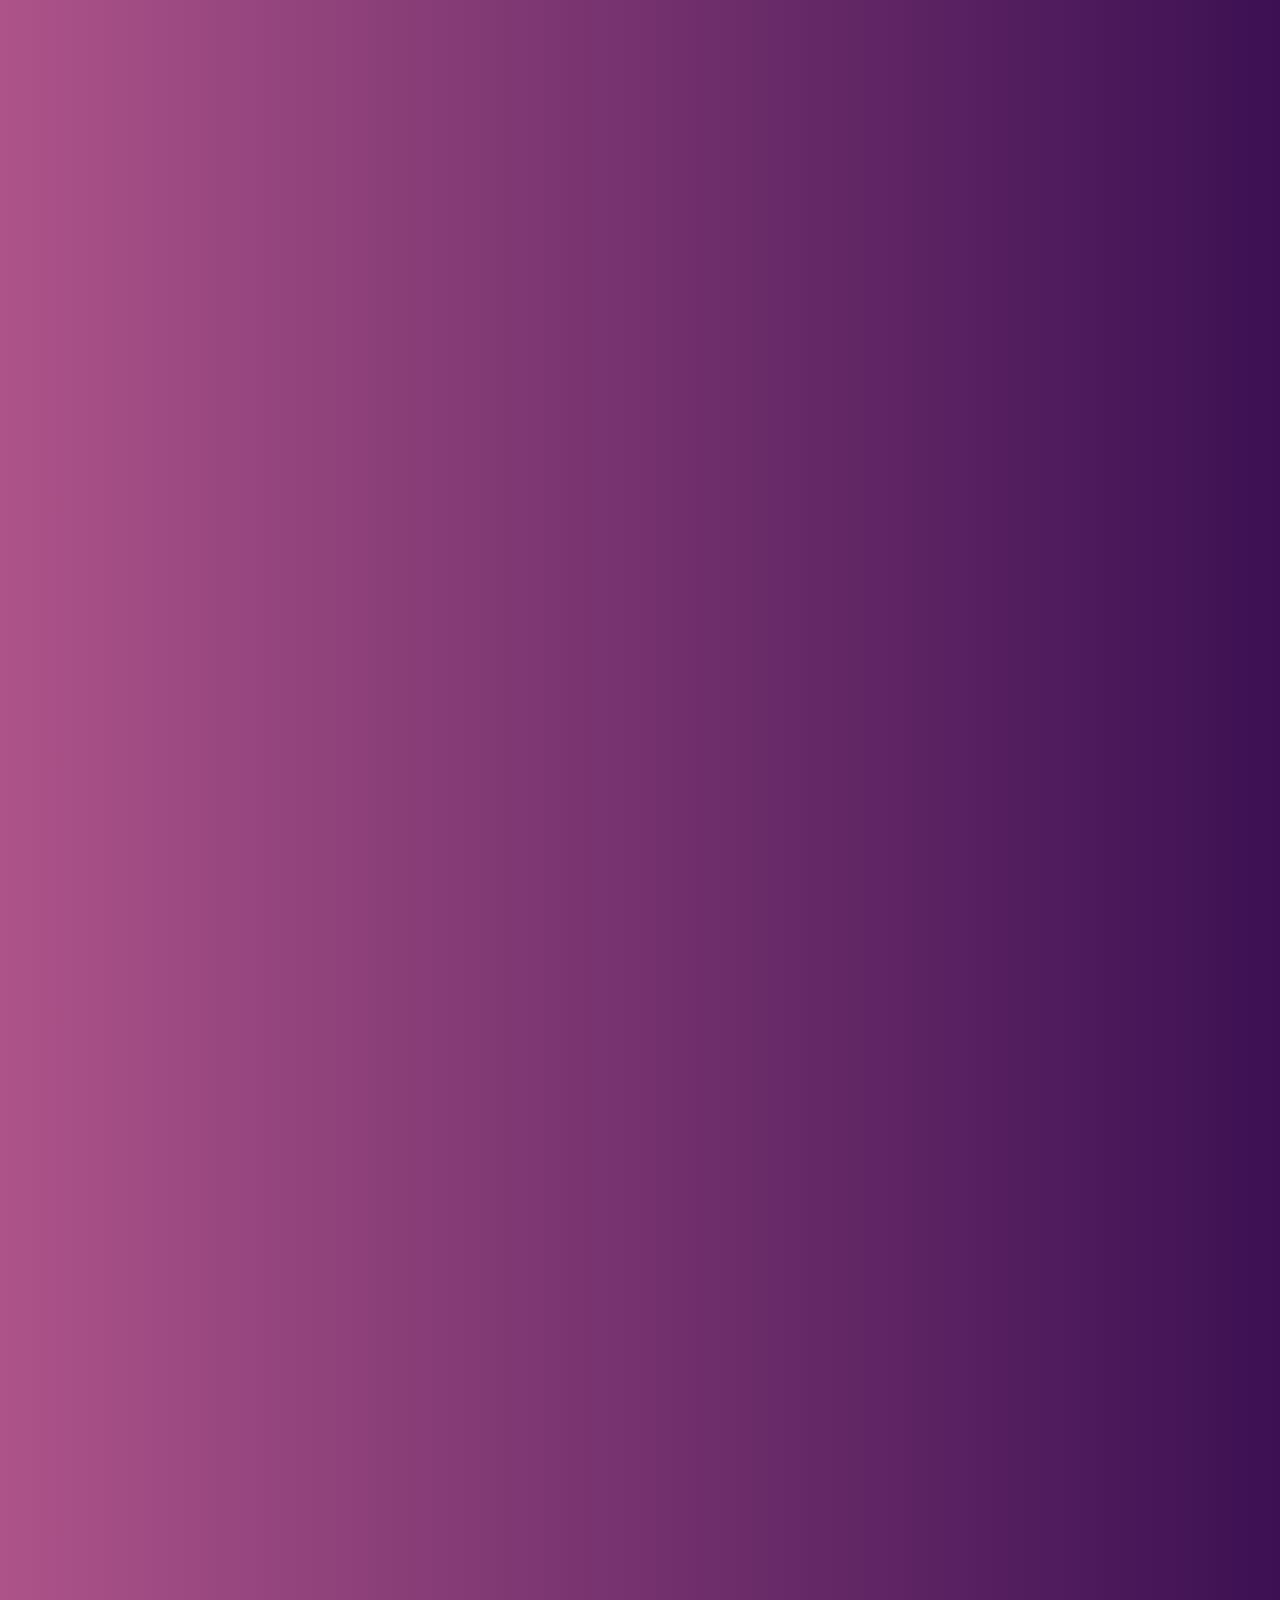
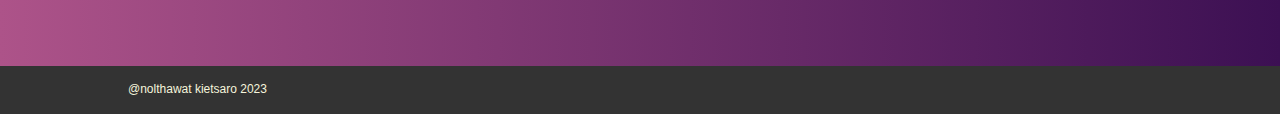
<file: index.html>
<!DOCTYPE html>
<html lang="en">
<head>
    <meta charset="UTF-8">
    <meta http-equiv="X-UA-Compatible" content="IE=edge">
    <meta name="viewport" content="width=device-width, initial-scale=1.0">
    <link rel="stylesheet" href="https://cdnjs.cloudflare.com/ajax/libs/font-awesome/4.7.0/css/font-awesome.min.css">
    <link rel="shortcut icon" type="image/x-icon" href="./icon/coffee-beans.png">
    <link rel="stylesheet" href="./index.css">
    <title>It's me</title>
</head>
<body>
    <head></head>
    <main class="background">
        <div class="container">
            <div class="head-topic">
            <h1 style="font-size: 5rem;">🥤</h1>
            <h1 style="font-size: 5rem;"> It's Me </h1>
            </div>

            
            <div class="topic">
                <h2 style="font-size: 2rem; margin-top: 2.5rem;">It's My Profile</h2>
            </div>
            
            <button id= "github" class="container btn-box" onclick="window.location.href='https://github.com/NolthawatKie'">
                <i class="fa fa-github fa-lg"></i> My GitHub
            </button>
            <button class="container btn-box" onclick="window.location.href='https://www.linkedin.com/in/nolthawat-kietsaro-905912193/'">
                <i class="fa fa-linkedin-square"></i> My Linkedin
            </button>
            <button class="container btn-box" onclick="window.location.href='https://medium.com/@nolthawatkong'">
                <i class="fa fa-medium"></i> My Medium
            </button>

            <div class="topic">
                <h2 style="font-size: 2rem; margin-top: 2.5rem;">It's My Blogs (Thai ver.)</h2>
            </div>

            <div class="container blog">
                <p class="blog-item">
                    <span class="blog-item-head"> 🎁(New!) OOP in Simply way </span>
                    หลักการของ OOP แบบเนื้อ ๆ เผื่อโดนถามตอนสัมภาษณ์งาน อาจจะงงกับรูป cover นะครับ แต่มันเกี่ยวกับหัวข้อวันนี้นะ 5555
                    และเรายังอยู่ในซีรีย์ย้ายสาย...
                    <button class="container btn-box" onclick="window.location.href='https://medium.com/@nolthawatkong/oop-%E0%B8%89%E0%B8%9A%E0%B8%B1%E0%B8%9A%E0%B8%99%E0%B8%B4%E0%B8%97%E0%B8%B2%E0%B8%99-%E0%B8%AA%E0%B8%B3%E0%B8%AB%E0%B8%A3%E0%B8%B1%E0%B8%9A%E0%B8%A1%E0%B8%B7%E0%B8%AD%E0%B9%83%E0%B8%AB%E0%B8%A1%E0%B9%88%E0%B8%AD%E0%B8%A2%E0%B9%88%E0%B8%B2%E0%B8%87%E0%B9%80%E0%B8%A3%E0%B8%B2-%E0%B9%86-%E0%B9%84%E0%B8%A7%E0%B9%89%E0%B9%80%E0%B8%9B%E0%B9%87%E0%B8%99%E0%B8%AD%E0%B8%B2%E0%B8%A7%E0%B8%B8%E0%B8%98%E0%B8%95%E0%B8%AD%E0%B8%99%E0%B8%AA%E0%B8%AD%E0%B8%9A%E0%B8%AA%E0%B8%B1%E0%B8%A1%E0%B8%A0%E0%B8%B2%E0%B8%A9%E0%B8%93%E0%B9%8C-c74861df3105'">Read more</button>
                </p>

                <p class="blog-item">
                    <span class="blog-item-head"> 🔥(Hot!) No `else` just only `if` </span>
                    เมื่อช่วงต้นปีที่ผ่านมา ผมได้มีโอกาสได้เรียนเขียนโปรแกรมเพิ่มเติม ส่วนตัวพอจะมีความรู้เกี่ยวกับการเขียน code อยู่พอสมควร
                    แต่ที่มาเรียนเพิ่มเติม ...
                    <button class="container btn-box" onclick="window.location.href='https://medium.com/@nolthawatkong/no-else-just-only-if-%E0%B9%83%E0%B8%8A%E0%B9%89%E0%B9%81%E0%B8%84%E0%B9%88-if-%E0%B8%81%E0%B9%87%E0%B9%80%E0%B8%9E%E0%B8%B5%E0%B8%A2%E0%B8%87%E0%B8%9E%E0%B8%AD%E0%B9%81%E0%B8%A5%E0%B9%89%E0%B8%A7-a5625a2570f6'">Read more</button>
                </p>

                <p class="blog-item">
                    <span class="blog-item-head"> Unit Testing EP2 </span>
                    ออกแบบ test case ที่ครอบคลุมยังไม่เพียงพอ ต้องเขียน test case ให้ถูกต้องตามเงื่อนไขของภาษานั้น ๆ ด้วยนะครับ
                    ในบทความที่แล้ว...
                    <button class="container btn-box" onclick="window.location.href='https://medium.com/@nolthawatkong/unit-testing-%E0%B8%AA%E0%B8%B3%E0%B8%AB%E0%B8%A3%E0%B8%B1%E0%B8%9A%E0%B8%84%E0%B8%99%E0%B9%80%E0%B8%9E%E0%B8%B4%E0%B9%88%E0%B8%87%E0%B9%80%E0%B8%A3%E0%B8%B4%E0%B9%88%E0%B8%A1%E0%B8%A2%E0%B9%89%E0%B8%B2%E0%B8%A2%E0%B8%AA%E0%B8%B2%E0%B8%A2%E0%B8%87%E0%B8%B2%E0%B8%99-ep-2-511edda6db2c'">Read more</button>
                </p>

                <p class="blog-item">
                    <span class="blog-item-head"> Unit Testing EP1 </span>
                    ก่อนทำงานจริงในสายงานนี้ อาจจะต้องฝึกซ้อมท่าที่จำเป็นเสียก่อน หนึ่งในนั้นคือ Unit Testing ครับ
                    เมื่อไม่กี่วันก่อนที่ผมจะเขียนบทความนี้...
                    <button class="container btn-box" onclick="window.location.href='https://medium.com/@nolthawatkong/unit-testing-%E0%B8%89%E0%B8%9A%E0%B8%B1%E0%B8%9A%E0%B8%84%E0%B8%99%E0%B9%80%E0%B8%9E%E0%B8%B4%E0%B9%88%E0%B8%87%E0%B8%A2%E0%B9%89%E0%B8%B2%E0%B8%A2%E0%B8%AA%E0%B8%B2%E0%B8%A2%E0%B8%87%E0%B8%B2%E0%B8%99-ep-1-2ce0e846469e'">Read more</button>
                </p>


                
            </div>
            <button class="container btn-box" onclick="window.location.href='https://medium.com/@nolthawatkong'">Go to Medium</button>
            <div class="topic">

            </div>

        
        </div>
    </main>
    <footer>
        <p>@nolthawat kietsaro 2023</p>
    </footer>
    <!-- <button onclick="window.location.href='https://nolthawatkie.github.io/koffee-game.html'">
        Koffee Game
    </button> -->

</body>
</html>
</file>
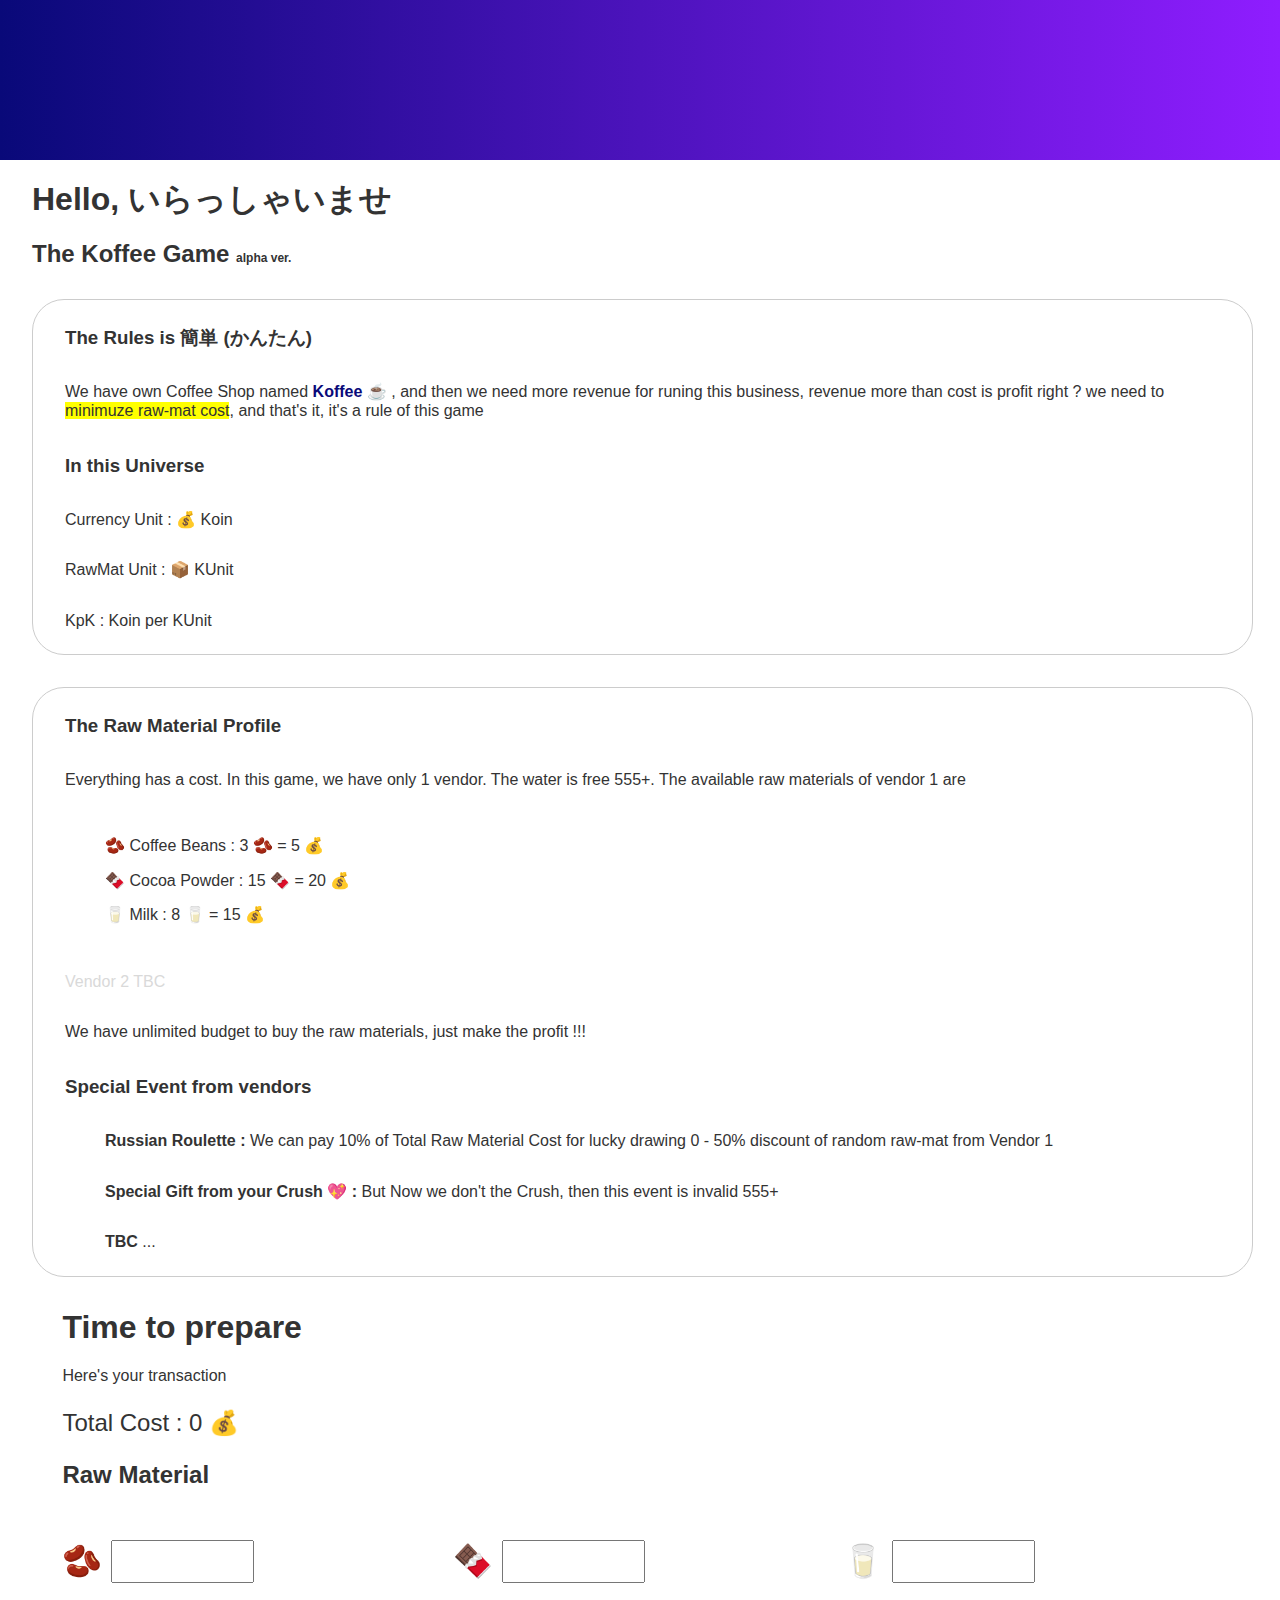
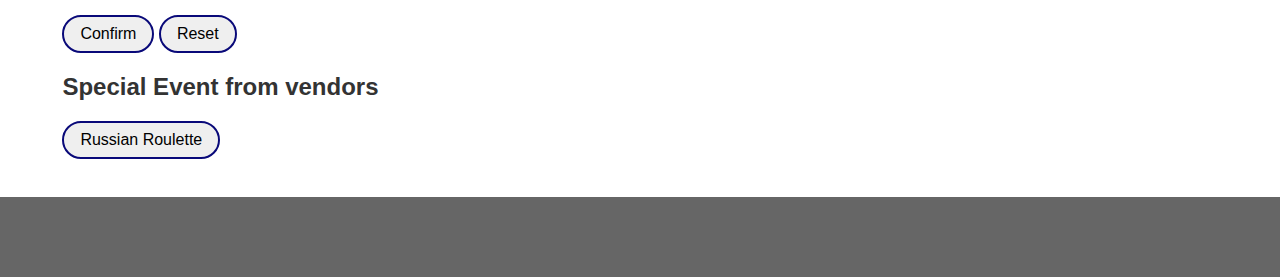
<file: koffee-game.html>
<!DOCTYPE html>
<html lang="en">
<head>
    <meta charset="UTF-8">
    <meta http-equiv="X-UA-Compatible" content="IE=edge">
    <meta name="viewport" content="width=device-width, initial-scale=1.0">
    <link rel="shortcut icon" type="image/x-icon" href="./icon/coffee-beans.png">
    <link rel="stylesheet" href="./normalize.css">
    <link rel="stylesheet" href="./main.css">
    <title>Koffee.game</title>
</head>
<body>
    <header></header>
    <main>
        <div class="container">
            <h1>Hello, いらっしゃいませ</h1>
            <h2>The Koffee Game <span style="font-size: .75rem;">alpha ver.</span></h2>
            <div class="container instruct-box">
                <h3>The Rules is 簡単 (かんたん)</h3>
                <p>
                    We have own Coffee Shop named <span style="color: rgb(9, 9, 121); font-weight: bolder;">Koffee</span> ☕ ,
                    and then we need more revenue for runing this business, revenue more than cost is profit right ?
                    we need to <span class="highlight">minimuze raw-mat cost</span>, and that's it, it's a rule of this game
                </p>

                <h3>In this Universe</h3>
                <p>Currency Unit :  💰 Koin</p>
                <p>RawMat Unit :    📦 KUnit</p>
                <p>KpK : Koin per KUnit</p>
            </div>

            <div class="container instruct-box">
                <h3>The Raw Material Profile</h3>

                <p>
                    Everything has a cost. In this game, we have only 1 vendor.
                    The water is free 555+. The available raw materials of vendor 1 are 
                </p>
                    <ol>
                        <p> 🫘  Coffee Beans  : <span id="bean-init">...</span> 🫘 = <span id="bean-init-koin">...</span> 💰 </p>
                        <p> 🍫  Cocoa Powder : <span id="cocoa-init">...</span> 🍫 = <span id="cocoa-init-koin">...</span> 💰</p>
                        <p>🥛  Milk : <span id="milk-init">...</span> 🥛 = <span id="milk-init-koin">...</span> 💰</p>
                    </ol>
                <p>
                    <span style="color: #d9d9d9;;">Vendor 2 TBC</span> <br>
                </p>
                <p>
                    We have unlimited budget to buy the raw materials, just make the profit !!!
                </p>

                <h3>Special Event from vendors</h3>
                <ol>
                    <span style="font-weight: bold;"> Russian Roulette : </span> We can pay 10% of Total Raw Material Cost for 
                    lucky drawing 0 - 50% discount of random raw-mat from Vendor 1 
                </ol>
                <ol>
                    <span style="font-weight: bold;"> Special Gift from your Crush 💖 : </span> But Now we don't the Crush, then this event is invalid 555+
                </ol>
                <ol>
                    <span style="font-weight: bold;"> TBC</span> ...
                </ol>
            </div>

            <div class="container">
                <h1>Time to prepare</h1>

                <p>Here's your transaction</p>
                <p id="tx-log"></p>
                <p id="total-result" style="font-size: 1.5rem;">Total Cost : 0 💰</p>

                <h2>Raw Material</h2>
                <div class="purchase-area">
                    <p>🫘 <input type="text" id="bean-prepare" size="5"> </p>
                    <p>🍫 <input type="text" id="cocoa-prepare" size="5"> </p> 
                    <p>🥛 <input type="text" id="milk-prepare" size="5"> </p>
                </div>
                <button onclick="calRawMat()" class="btn">Confirm</button>
                <button onclick="resetRawMat()" class="btn">Reset</button>
                
                <br>
                <h2>Special Event from vendors</h2>
                <button class="btn" onclick="getRoulette()" >Russian Roulette</button> 

            </div>
           
            

            
        </div>
    </main>
    <footer></footer>
    <script src="./koffeemain.js"></script>
</body>
</html>
</file>
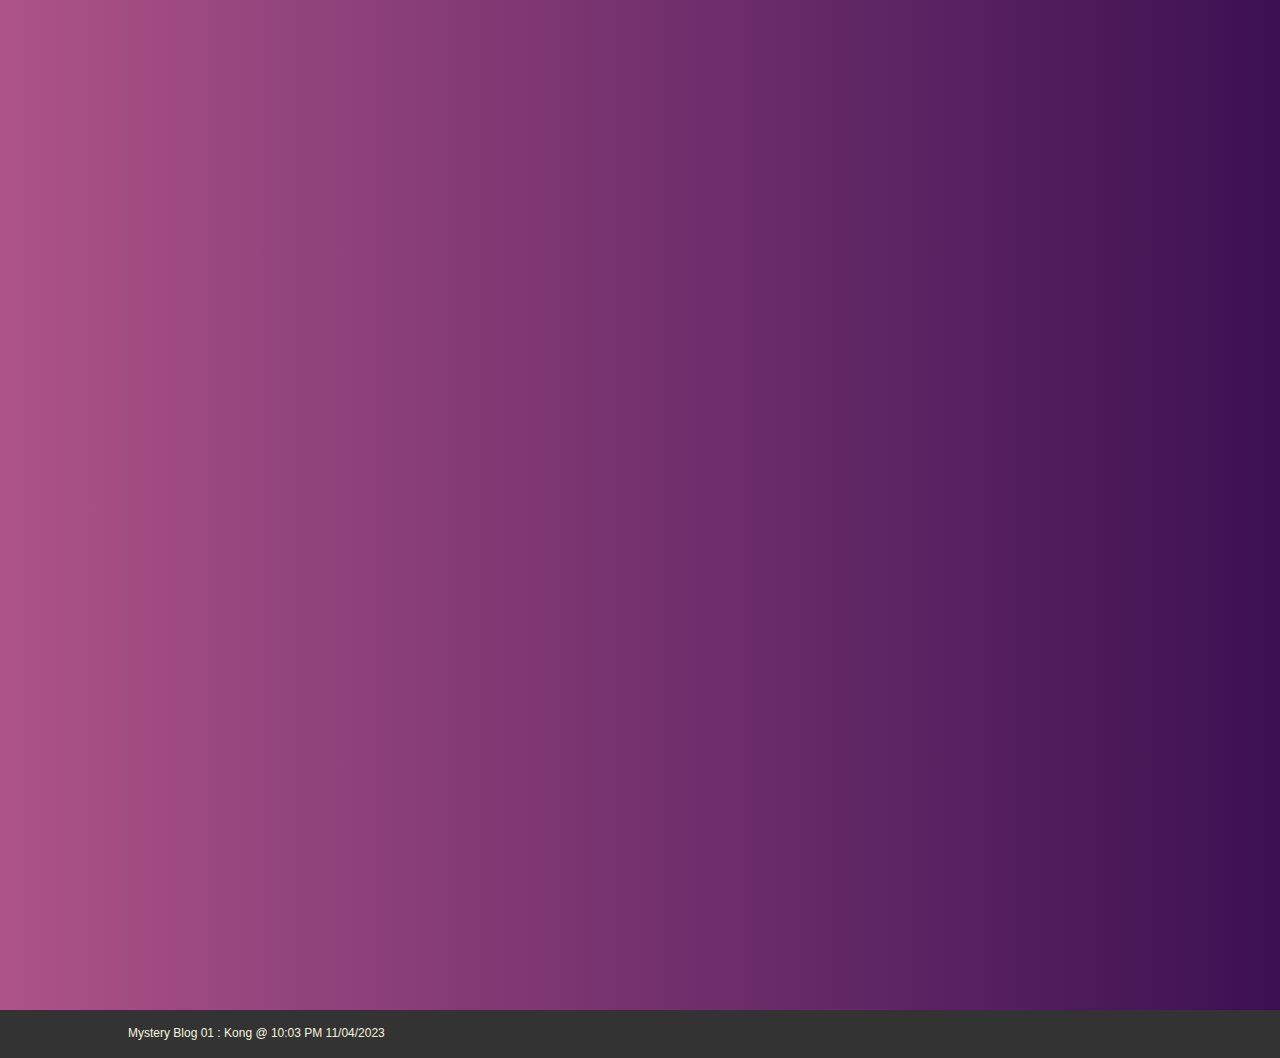
<file: mystery-blogs-01.html>
<!DOCTYPE html>
<html lang="en">
<head>
    <meta charset="UTF-8">
    <meta http-equiv="X-UA-Compatible" content="IE=edge">
    <meta name="viewport" content="width=device-width, initial-scale=1.0">
    <link rel="stylesheet" href="https://cdnjs.cloudflare.com/ajax/libs/font-awesome/4.7.0/css/font-awesome.min.css">
    <link rel="stylesheet" href="./index.css">
    <title>Mystery Blogs 01</title>
</head>
<body>
    <header></header>
    <main class="background" style="height: 80%;">
        <div class="container">
            <div class="topic">
                <h2 style="font-size: 1.8rem; margin-top: 2.5rem;">
                    1. When I start (looking for) another new job <br> while Ex-job I started for only 3 months.
                </h2>
            </div>
            <div class="mystery-blog" style="font-size: 1.5rem; line-height: 1.5;">
                Let' start with the point. I was in charge in PL/SQL Developer for 2.5 months,working with the largest one database
                `Oracle`, but here's the big one problem for me, somebody knows about working with Oracle database somebody doesn't no
                (included me) because there're neither resource for free nor low budget to self learn. (I graduated in Engineer learning
                about statistic 555+). I guess people in some faculty feels familiar about Oracle but I didn't like it then I quited
                from this job though worked only 2.5 months. <br><br>
                
                But I want to hob in software or data-driven company (cliche word 555+) then I keep this company that I worked for only
                3 months and this job role in the resume and post it in Linkedin, Jobsdb. And note that "I'm interested in Data Analyst,
                Data Engineer, ..." with no wording about PL/SQL ( count = 0 ) <br><br>

                3 calls per week in average I got that offer PL/SQL roles in the big company with required 1-3 year experience. Yes more
                than 1 year exp. but I have < 1 year exp and in the resume I don't interested in this role. Wtf !!! the IT recruiter you
                never read that f*cking resume I wrote. You just read my experience with the key word just only the key word you
                read Huh? you didn't skim or scan or whatever you should do before you call me  <br><br>
                
                Waste that time both you (the
                recruiter) and me.  <br> The time is precious you know ???
            </div>
        </div>
    </main>
    <footer>
        Mystery Blog 01 : Kong @ 10:03 PM 11/04/2023
    </footer>
    
</body>
</html>
</file>
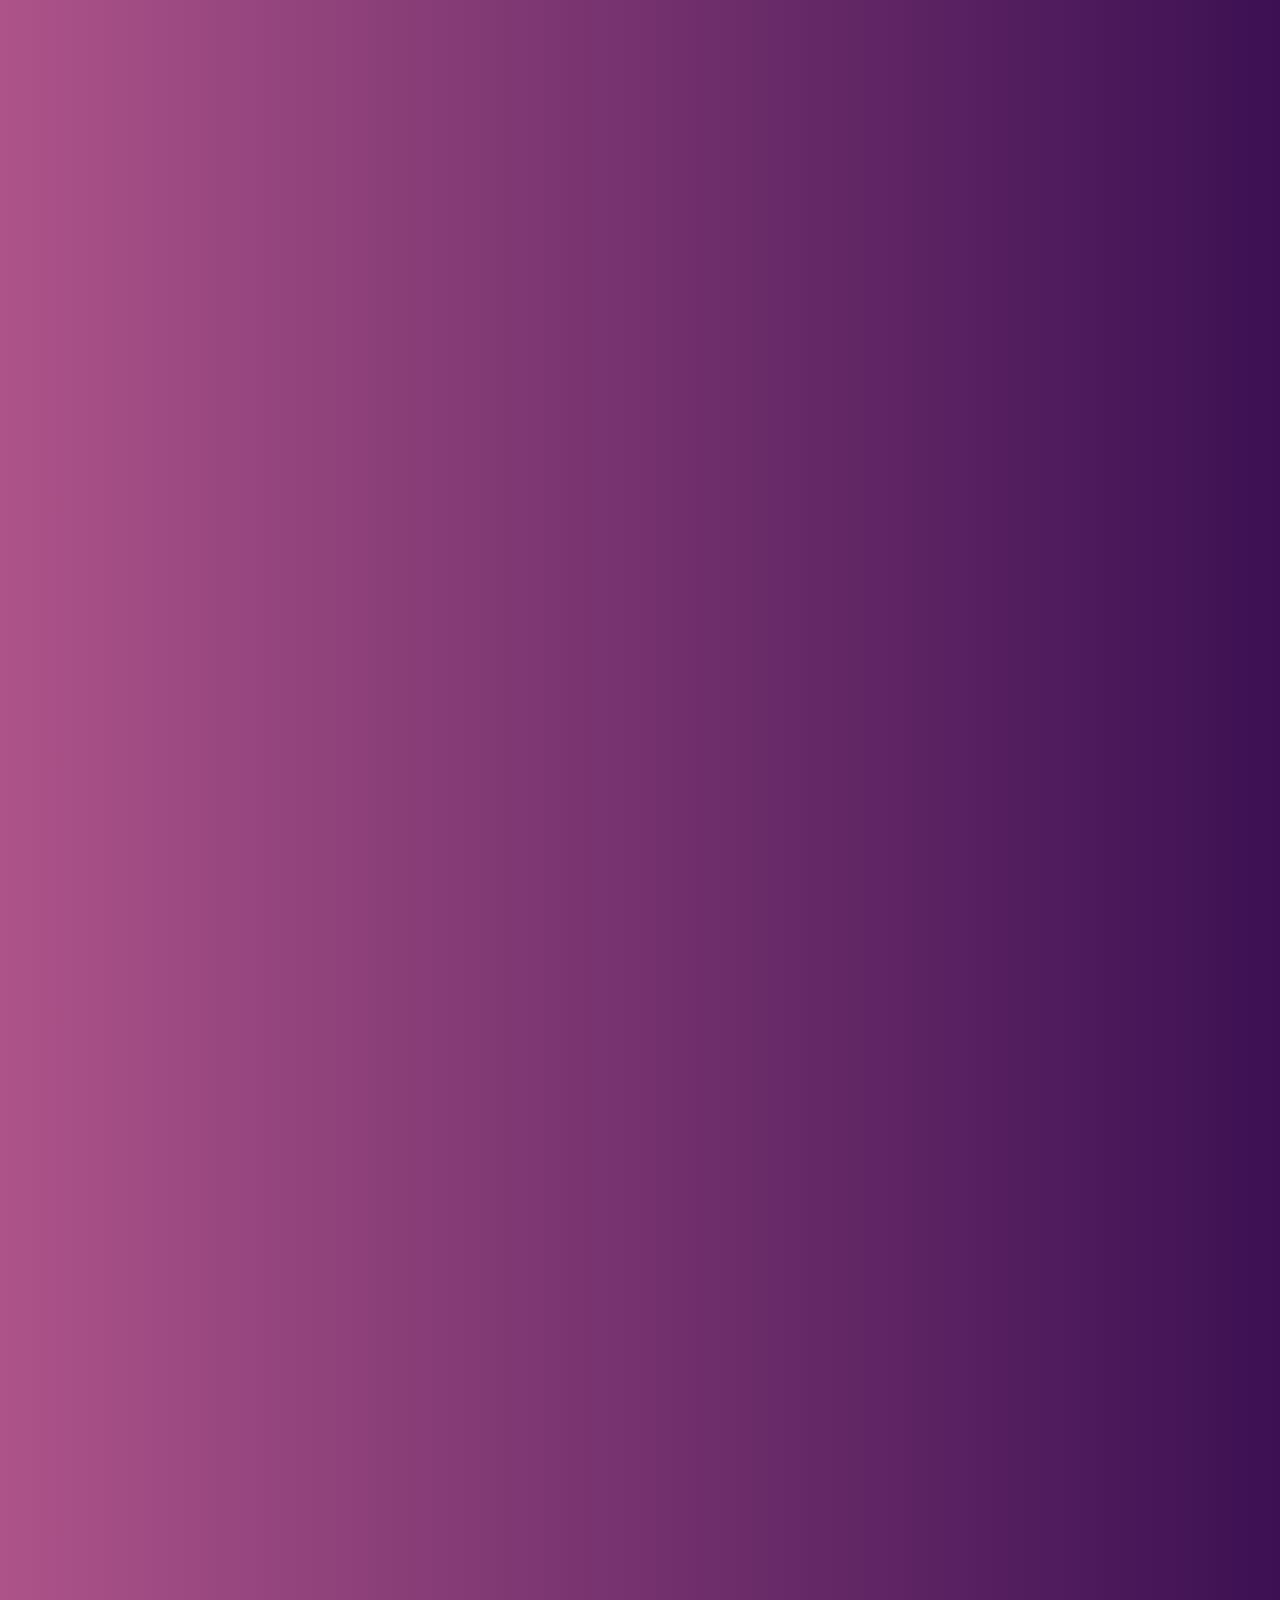
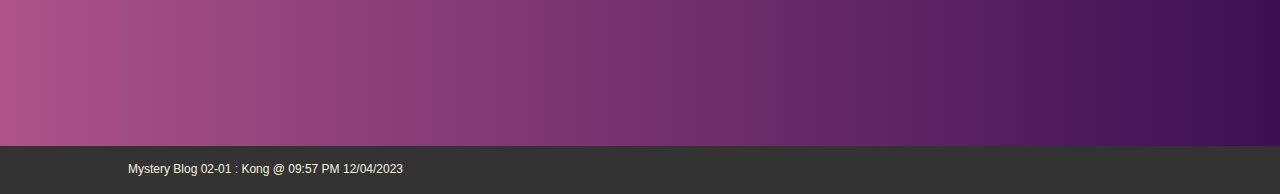
<file: mystery-blogs-02.html>
<!DOCTYPE html>
<html lang="en">
<head>
    <meta charset="UTF-8">
    <meta http-equiv="X-UA-Compatible" content="IE=edge">
    <meta name="viewport" content="width=device-width, initial-scale=1.0">
    <link rel="stylesheet" href="https://cdnjs.cloudflare.com/ajax/libs/font-awesome/4.7.0/css/font-awesome.min.css">
    <link rel="stylesheet" href="./index.css">
    <title>Mystery Blogs 02</title>
</head>
<body>
    <header></header>
    <main class="background" style="height: 80%;">
        <div class="container">
            <div class="topic">
                <h2 style="font-size: 1.8rem; margin-top: 2.5rem;">
                    2.1 ผมไม่ชอบ HR แบบนี้
                </h2>
            </div>
            <div class="mystery-blog" style="font-size: 1.5rem; line-height: 1.5;">
                ตอนแรกที่เขียนเป็น Eng เพราะ บทความนั้น อยู่ใน Repo ใน Github ก็อยากให้ HR เฉียดไปอ่านเจอบ้าง ทั้ง ไทย และ ตปท แต่คงไม่อ่านหรอก ก็จะกลับมาเขียนไทยละ ขี้เกียจด้วย 555 และก็ ไม่อยากเขียนลง Medium เพราะว่า ขอให้ในนั้นยังคงเป็นความรู้ต่อไป 555 และก็บทความ 1 จะไม่ลบ แต่จะทำให้มองไม่เห็นนะ 5555 <br><br>

                ทำไมเขียนว่า 2.1 เพราะ มันเป็นเรื่องที่ 2 และคงเป็นแค่ HR Recruiter ในไทย โดยเฉพาะ บริษัทจัดหาคน ไม่ได้เหมารวมว่าทุกที่ไม่ดีนะ แต่หลายที่ที่เจอ เป็นแบบนี้เลยจะมาเล่าให้ฟังกันหน่อย เผื่อเพื่อนๆเจอ <br><br>

                ทุกคนรู้ว่าการว่างงานไม่สนุก เพราะมันต้องเตรียมตัวหางานใหม่ ถ้ายิ่งใช้เวลานาน เวลาชีวิตก็จะผลาญลงเรื่อยๆ เราไม่ใช่ Mr. Beast ที่ burn เงินได้เรื่อย ๆ ไม่ใช่ ทุกวินาที ที่หายไป ถูกคำนวนเป็นเงินได้ เช่น ค่าเช่าหอ ค่ามือถือ ค่าน้ำไฟ หรือแม้แต่ ค่าที่ต้องให้ที่บ้าน คิดเป็นวินาทีก็เว่อไป คิดเป็นวันแล้วกัน นั่นหมายความว่า สมมุติ เราจ่ายค่าน้ำ ไฟ หอ ค่ากิน ค่าโง่รวมกัน 24,000 ต่อเดือน (สมมุติ อาจจะเยอะ หรือน้อยกกว่านี้ก็ได้ ไม่บอกหรอก)  หาร 30 ตรงๆ เพราะงั้น เงินที่เราได้แต่ละวัน จะต้องมากกว่า 800 บาท ต่อวัน เพื่อให้มีเงินไปเก็บ ไปลงทุน ไปทำอะไรก็ได้ที่อยากทำ (อันนี้ไม่นับเงินเก็บนะ ถ้าเอามาคิด เดะงง เพราะแยกบัญชีกัน 555) ในกรณีนี้สมมุติว่า รายได้เราเท่ากับรายจ่ายเลย <br><br>

                เข้าเรื่อง หมายความว่า ทุกๆวัน เราจะเสียเงิน 800 บาทต่อวัน ไปเรื่อยๆ ถ้าเรายังหาเงินขาเข้าไม่ได้ เงินจะออกไปทุกวันวันละ 800 บาท (ย้ำว่าเลขสมมุติ) เพราะฉะนั้น เราจะต้องหาเงินขาเข้าให้ได้เร็วที่สุด เพื่อเอาปัญหานี่ออกจากหัว เพราะในแต่ละเดือน เรามีการวางแผนคร่าว ๆ ว่า จะเอาเงินไปทำอะไรบ้าง อย่างเช่น ไปเอาสอบ นู่นี่นั่น เล่นๆ ซึ่งค่าสอบ มันไม่แพงหรอก แต่มันต้องใช้เวลาอ่าน สมมุติว่าสอบเดือน 7 ละถ้าเราได้งานเดือน 5 เราก็มีเวลา 2 เดือน (จริงๆ ไม่ถึง) ซึ่งในความเป็นจริง เราคิดว่าจะไม่สอบละ เพราะเตรียมตัวไม่ทัน คำถามคือ ก็ทิ้งค่าสอบไปสิ ถ้าไม่แพง ไอทิ้งอะได้ แต่การสอบบางอัน มันเป็นการสอบไล่ level หมายความว่า ถ้าไม่ผ่าน level 1 ก็ไม่สามารถ สอบ level 2 ได้ หรือ อาจจะสอบ 2 ได้ แต่จะต้องเตรียมตัวหนักมากๆ และปีนึง จัดสอบแค่ 2 ครั้ง เหมือนลงวิชานี้ไม่ทันในเทอมนี้ เจอกันปีหน้าเลยอะ ทรงๆนั้น ซึ่งถ้าพูดให้เว่อ คือ อาจจะตัดโอกาสชีวิตบางเรื่องไปเลยก็ได้ <br><br>

                ซึ่งอาจจะจริง กลับมาที่เรื่อง HR ละมันเกี่ยวไรกันวะ สรุปคือ HR Recruiter นัดสัมเรา แต่ผิดคน เราก็เตรียมตัว อ่าน สอบ บลาๆ พอถึงวันสัม เราก็ถามว่า ทำไมไม่ส่งเมลมา ชีบอกว่า จำผิด นลธวัช ซึ่งในวันเดือน มีอีกที่ นัดสัมด้วย เราเลยเลื่อนไปไกลจากเดิม 3 วัน (800 x 3 = 2,400 บาท) คิดเข้าข้างตัวเองว่า เราเสียเงินไป 2,400 บาท เพราะ hr ท่านนั้น และมันเป็น ลูกโซ่ เพราะ ถ้าเลื่อนสัม การประกาศผลก็จะถูกเลื่อน จำนวนเงินที่หายไป ก็จะเพิ่มขึ้น ทำให้ระยะเวลาในการเตรียมตัวสอบ ลดลง อาจจะไม่ได้ไปสอบ รอสอบปลายปี (+5 เดือน)สมมุติว่า คะแนนสอบนั้นเอาไปยื่นเพื่อเรียนต่อ ทำให้เราได้ผลคะแนนไปเรียนต่อ ช้าไปอีก 5 เดือน สมมุติต่ออีกว่า เขาจำกัดอายุทุนผู้สมัครที่ 27 ปี (สมมุตินะ จริงๆ เยอะกว่านี้) นั้นหมายความว่า ถ้าบวกไป อายุอาจจะเกินทุน ไม่ได้ทุน ไม่ได้เรียนต่อ ตัดโอกาส จบเห่ นั้นแหละ อันนี้สมมุตินะ กลายเป็นว่า ไอเด็กคนนี้ไม่ได้โอกาสในการเรียนต่อ เพียงเพราะ hr จำชื่อคนผิด ใครไม่คิดมากก็ไม่เป็นไร ถือว่าอ่านนิทาน แต่ถ้าใครคิดว่า อันนี้เรื่องใหญ่ ก็ใช่ เราคิดงั้น คนเราพลาดกันได้ แต่จะพลาดแบบนี้ไม่ได้ อย่างน้อยก็โทรมาขอโทดหน่อยก็ได้ กูได้แค่ สตก ขอโทด โคตรรู้สึกโกรธ ถึงแม้ว่าจะรู้ทั้ง ชื่อ เบอร์ และบริษัท แต่ทำไรไม่ได้ เขาอาจจะทำชีวิตเราพังไปแล้วก็ได้ ช่างเหอะ บ่นให้เว่อ แต่เอาเป็นว่า เพื่อนๆ ก็อย่าไปพลาดแบบนี้นะ ถ้าพลาดก็ โทร ไปขอโทดแสดงความจริงใจหน่อย ไม่ใช่ชุ่ย (บริษัทสรรหาคน ชื่อ P.................) 
            </div>
        </div>
    </main>
    <footer>
        Mystery Blog 02-01 : Kong @ 09:57 PM 12/04/2023
    </footer>
    
</body>
</html>
</file>
<file: index.css>
:root {
    --body-background: linear-gradient(to right, #ad5389, #3c1053);
    --btn-text-color : #333;
    --blog-item-backround : rgba(255,255,255,0.15);
    --textbox-backround: rgba(255, 255, 255, 0.25);
}

body {
    font-family: Helvetica,sans-serif;
    color: #f5f5dc;
}

header { }

footer {
    min-height: 2rem;
    background: #333;
    /*temp*/
    padding-left: 10%;
    padding-top:1rem ;
    font-size:12px;
 }

main {
    /* width: 100%;
    height: 70rem; */
    padding-bottom: 10rem;
    background-image: var(--body-background);
    overflow: hidden;
    animation: bgIn .75s ease-out;
    animation-fill-mode: forwards;
}

* {
    padding: 0;
    margin: 0;
}

@keyframes bgIn {
    0% {
        opacity: 0;
    }

    100% {
        opacity: 1;
        /* transform: scale(100) */
    }
}

.container {
    width: 80%;
    margin: 0 auto;
    animation: transitionIn 1.25s ease-out;
    animation-delay: 1s;
    animation-fill-mode: forwards;
    transform: scale(0);/*default hide*/
    
}

@keyframes transitionIn {
    0% {
        opacity: 0;
        transform: translateY(30px);
    }

    100% {
        opacity: 1;
        transform: translateY(0);
    }
}

.textbox {
    width: 80%;
    background-color: var(--textbox-backround);
    border-radius: 1rem;
    padding: .5rem 1rem;
    /* margin-top: 1rem; */
    margin-bottom: 2.5rem;
    text-align: center;
}

.blog {
    width: 80%;
}

.blog-item {
    display: grid;
    grid-template-rows: 1fr 1fr 2rem;
    border-radius: 1rem;
    margin: 2rem 0;
    padding: 1rem 2rem 2rem 2rem;
    background-color: var(--blog-item-backround);
    justify-content: center;
}

.blog-item-head {
    font-size: 1.5rem;
    font-weight: bolder;
}

@media (min-width: 768px) {
    .blog {
        display: grid;
        grid-template-columns: 1fr 1fr;
        column-gap: 1rem;
    }
}

.btn-box {
    color: var(--btn-text-color);
    width: 200px;
    height: 2rem;
    border: 0;
    border-radius: 1rem;
    padding: auto 1rem;
    margin-top: 1rem;
    margin-bottom: .5rem;
    text-align: center;
    display: block;
    transition: background 0.2 0.1, color 0.2 0.1;
}

i {
    color: #333;
    transition: color 0.2 0.1
}



.btn-box:hover i {
    background-color: #333;
    color:white;
    cursor: pointer;
}
.btn-box:hover {
    background-color: #333;
    color: white;
    cursor: pointer;
}



.head-topic {
    margin: 15rem 0 5rem 0;
    /* display: flex; */
    text-align: center;
    /* justify-content: center; */
}

.topic {
    margin: 1.5rem;
    text-align: center;
}
</file>
<file: main.css>
:root {
    --button-background : #385;
    --header-background: linear-gradient(to right, rgb(9, 9, 121), rgb(143, 29, 255));
    --footer-background: #666;
}

body {
    font-family: sans-serif;
    color: #333;
}

.container {
    width: 95%;
    margin: 0 auto;
}

.instruct-box {
    display: grid;
    border: .1rem #ccc solid;
    border-radius: 2rem;
    margin: 2rem 0;
    padding: .5rem 2rem .5rem 2rem;
}

.highlight {
    background : yellow;
}


header {
    min-height: 10rem;
    background-image: linear-gradient(to right,rgb(9, 9, 121),rgb(143,29,255));
}

main {
    min-height: 100rem;
}

.purchase-area {
    font-size: 2rem;
    display: grid;
    grid-template-columns: 1fr 1fr 1fr;
    column-gap: 1rem;
}

.btn {
    border: 0.15rem solid rgb(9, 9, 121);
    border-radius: 2rem;
    padding: .5rem 1rem;
}

button:hover {
    color: white;
    background-image: var(--header-background);
}

footer {
    margin-top: 1rem;
    min-height: 5em;
    background: var(--footer-background);
}

/* h1 {
    color: rgb(0, 127, 255);
    color : #007FFF;
    color: var(--button-background);
} */
</file>
